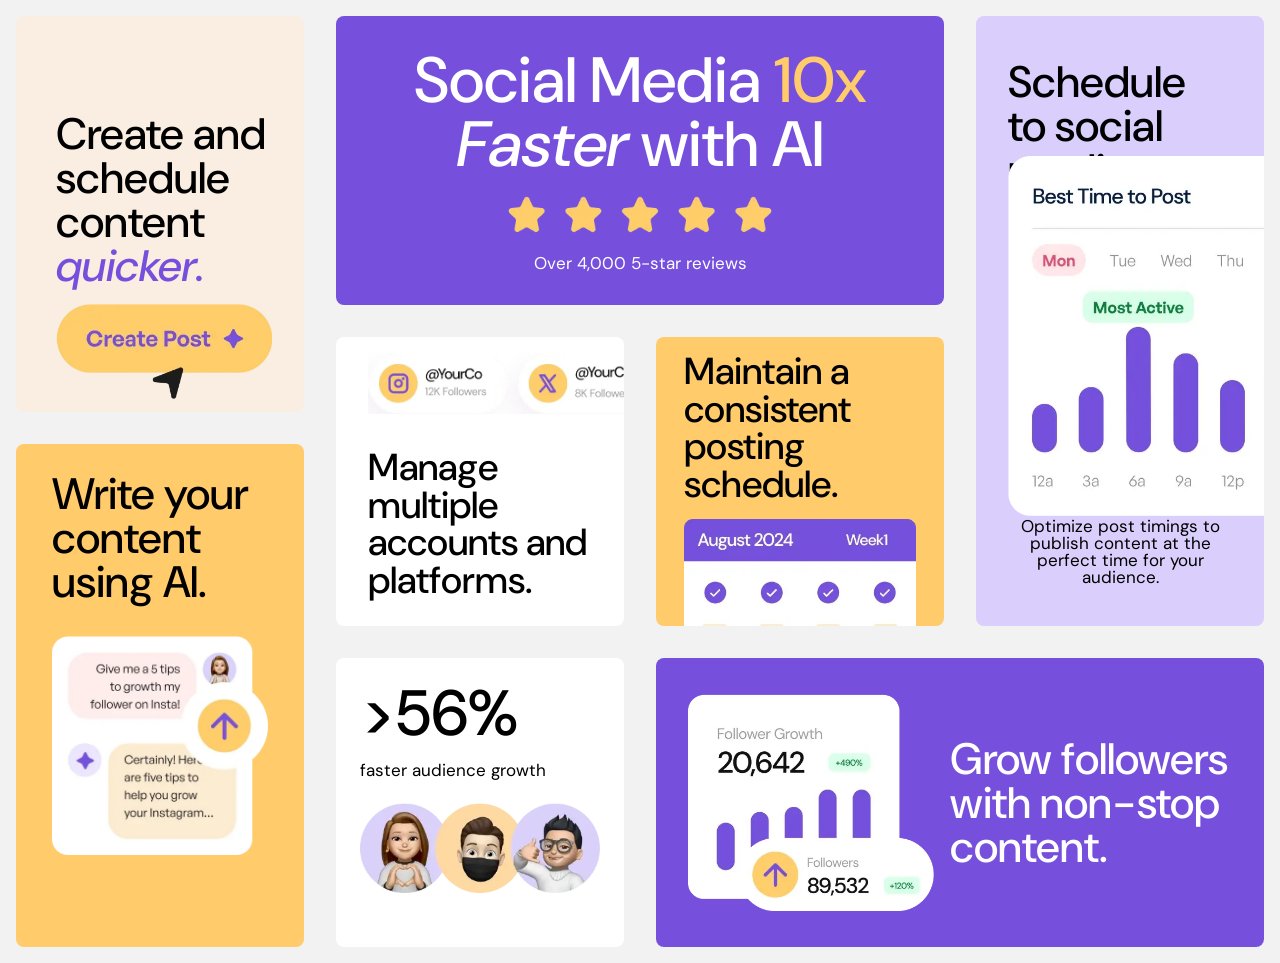
<file: HTML_CSS_Projects/bento-grid-main/index.html>
<!DOCTYPE html>
<html lang="en">

<head>
    <meta charset="UTF-8">
    <meta name="viewport" content="width=device-width, initial-scale=1.0">
    <title>Frontend Mentor | Bento grid</title>
    <link rel="shortcut icon" href="/assets/images/favicon-32x32.png" type="image/x-icon">
    <link rel="stylesheet" href="style.css">
</head>

<body>

    <div class="grid-container">

        <div class="grid one">
            <p class="lg-text"> Create and schedule content <em>quicker.</em></p>
            <!-- <div class="create-post-img"> -->
            <img src="assets/images/illustration-create-post.webp" alt="create-post">
            <!-- </div> -->
        </div>


        <div class="grid two">
            <div class="grid-child">
                <p class="xlg-text">Social Media <span class="emphasis">10x</span> <i>Faster</i> with AI</p>
                <div class="five-star-img">
                <img src="assets/images/illustration-five-stars.webp" alt="five-star">
                </div>
                <p class="sm-text">Over 4,000 5-star reviews</p>
            </div>
        </div>

        <div class="grid ">
            <p class="lg-text"> Schedule to social media.</p>
            <!-- <div class="scheduleposts-img"> -->
            <img src="assets/images/illustration-schedule-posts.webp" alt="schedule-posts">
            <!-- </div> -->
            <p class="sm-text three">Optimize post timings to publish content at the perfect time for your audience.
            </p>
        </div>

        <div class="grid four">
            <p class="lg-text"> Write your content using AI.</p>
            <!-- <div class="ai-content-img"> -->
            <img src="assets/images/illustration-ai-content.webp" alt="ai-content">
            <!-- </div> -->
        </div>

        <div class="grid five">
            <!-- <div class="platforms-img"> -->
            <img src="assets/images/illustration-multiple-platforms.webp" alt="platforms-img">
            <!-- </div> -->
            <p class="mid-text">Manage multiple accounts and platforms.</p>
        </div>


        <div class="grid six">
            <p class="mid-text">Maintain a consistent posting schedule.</p>
            <!-- <div class="schedule-img"> -->
            <img src="assets/images/illustration-consistent-schedule.webp" alt="consistent-schedule">
            <!-- </div> -->
        </div>


        <div class="grid seven">
            <p class="sm-text"><span class="xlg-text">>56%</span>
                faster audience growth</p>
            <!-- <div class="audience-growth"> -->
            <img src="assets/images/illustration-audience-growth.webp" alt="audience-growth">
            <!-- </div> -->
        </div>


        <div class="grid eight">
            <!-- <div class="grow-followers-img"> -->
            <img src="assets/images/illustration-grow-followers.webp" alt="grow-followers">
            <!-- </div> -->
            <p class="lg-text">Grow followers with non-stop content.</p>
        </div>
    </div>
</body>

</html>
</file>
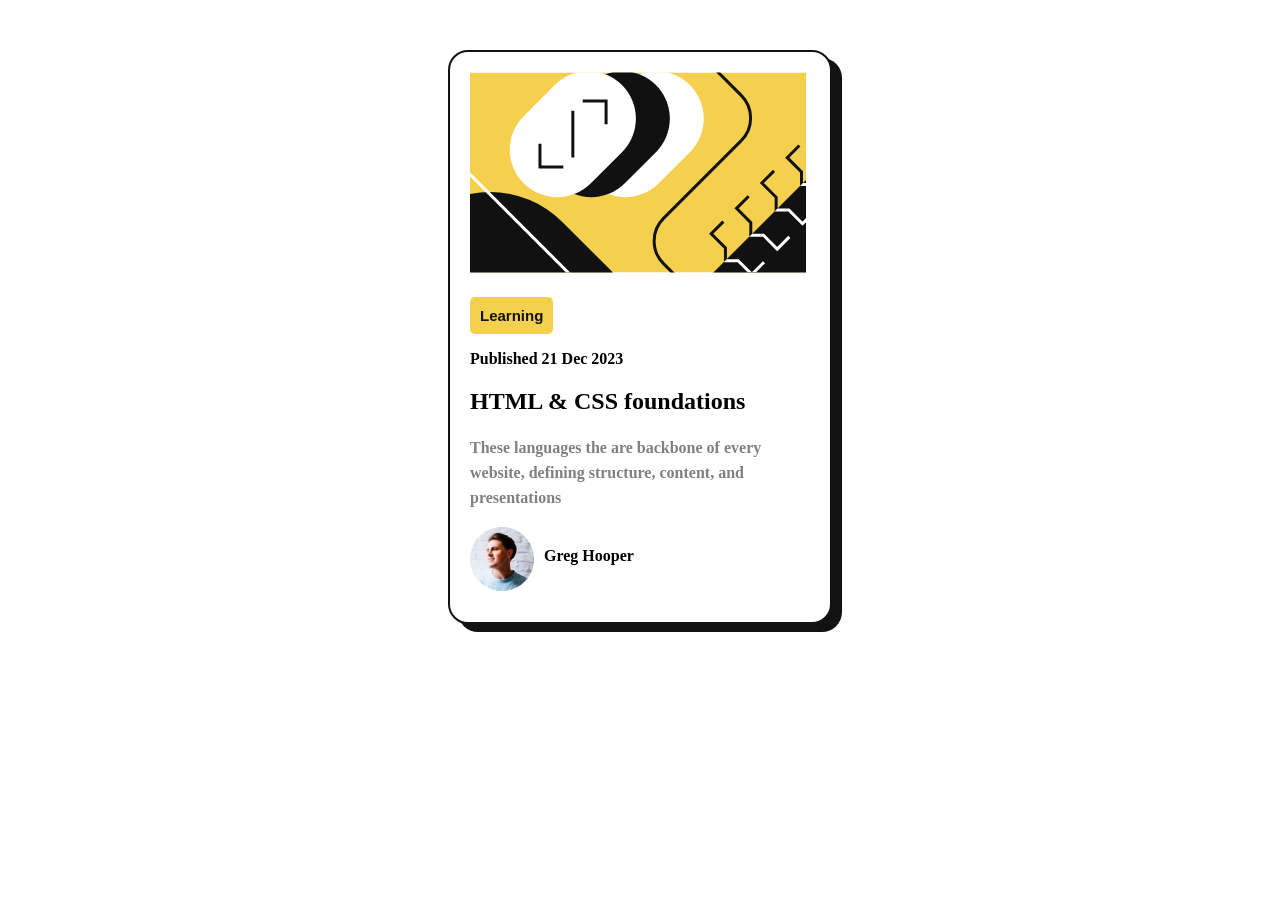
<file: HTML_CSS_Projects/Blog_Preview_Card/index.html>
<!DOCTYPE html>
<html lang="en">
  <head>
    <meta charset="UTF-8" />
    <meta name="viewport" content="width=device-width, initial-scale=1.0" />
    <title>Blog Preview Card</title>
    <link rel="shortcut icon" href="favicon.ico" type="image/x-icon" />
    <link rel="stylesheet" href="style.css" />
    <link rel="preconnect" href="https://fonts.googleapis.com" />
    <link rel="preconnect" href="https://fonts.gstatic.com" crossorigin />
    <link
      href="https://fonts.googleapis.com/css2?family=Figtree:ital,wght@0,300..900;1,300..900&display=swap"
      rel="stylesheet"
    />
  </head>
  <body>
    <div class="card">
      <img class="card-image" src="illustration-article.svg" alt="" />
      <button>Learning</button>
      <p>Published 21 Dec 2023</p>
      <h2>HTML & CSS foundations</h2>
      <p class="content">
        These languages the are backbone of every website, defining structure,
        content, and presentations
      </p>
      <div class="profile">
        <img src="image-avatar.webp" alt="">
        <h4>Greg Hooper</h4>
      </div>
    </div>
  </body>
</html>
</file>
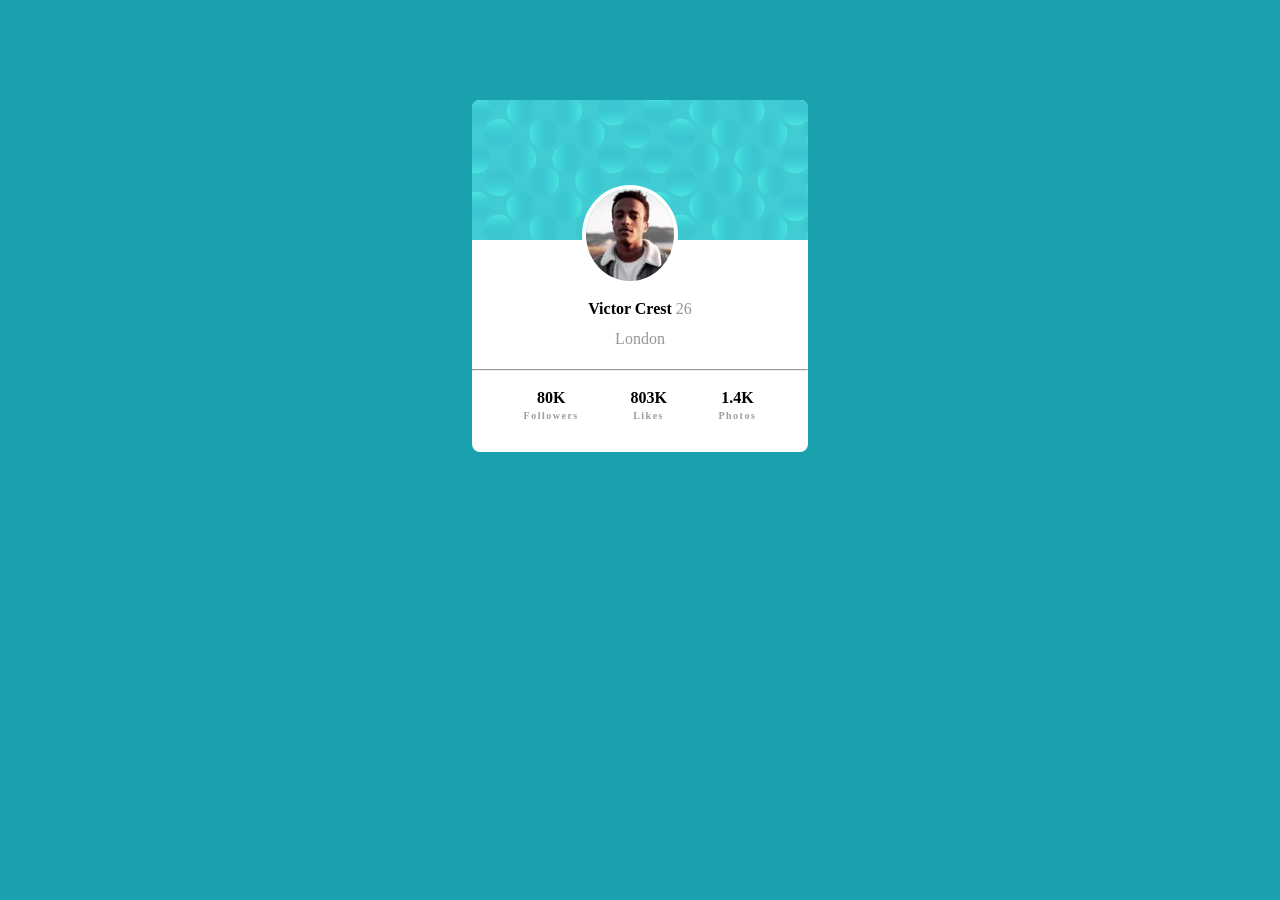
<file: HTML_CSS_Projects/Profile_Card_Component/index.html>
<!DOCTYPE html>
<html lang="en">
  <head>
    <meta charset="UTF-8" />
    <meta name="viewport" content="width=device-width, initial-scale=1.0" />
    <title>Profile-Card-Component</title>
    <link
      rel="icon"
      type="image/png"
      sizes="32x32"
      href="./images/favicon-32x32.png"
    />
    <link rel="stylesheet" href="style.css" />
    <link rel="preconnect" href="https://fonts.googleapis.com" />
    <link rel="preconnect" href="https://fonts.gstatic.com" crossorigin >
    <link
      href="https://fonts.googleapis.com/css2?family=Kumbh+Sans:wght@100..900&display=swap"
      rel="stylesheet"
    />
  </head>
  <body>
    <div class="Profile-Card-Container">
      <img src="bg-pattern-card.svg" alt="" />

      <div class="profile-img">
        <img src="image-victor.jpg" alt="" />
      </div>

      <div class="bio">
        <p><b>Victor Crest </b> <span>26 </span></p>
        <p><span>London</span></p>
      </div>

      <hr>

      <div class="stats">
        <div class="stats-1">
            <p ><b>80K</b></p>
            <p class="stat-text">Followers</p>
        </div>
        <div class="stats-2">
            <p ><b>803K</b></p>
            <p class="stat-text">Likes</p>
        </div>
        <div class="stats-3">
            <p ><b>1.4K</b></p>
            <p class="stat-text">Photos</p>
        </div>
      </div>
    </div>
  </body>
</html>
</file>
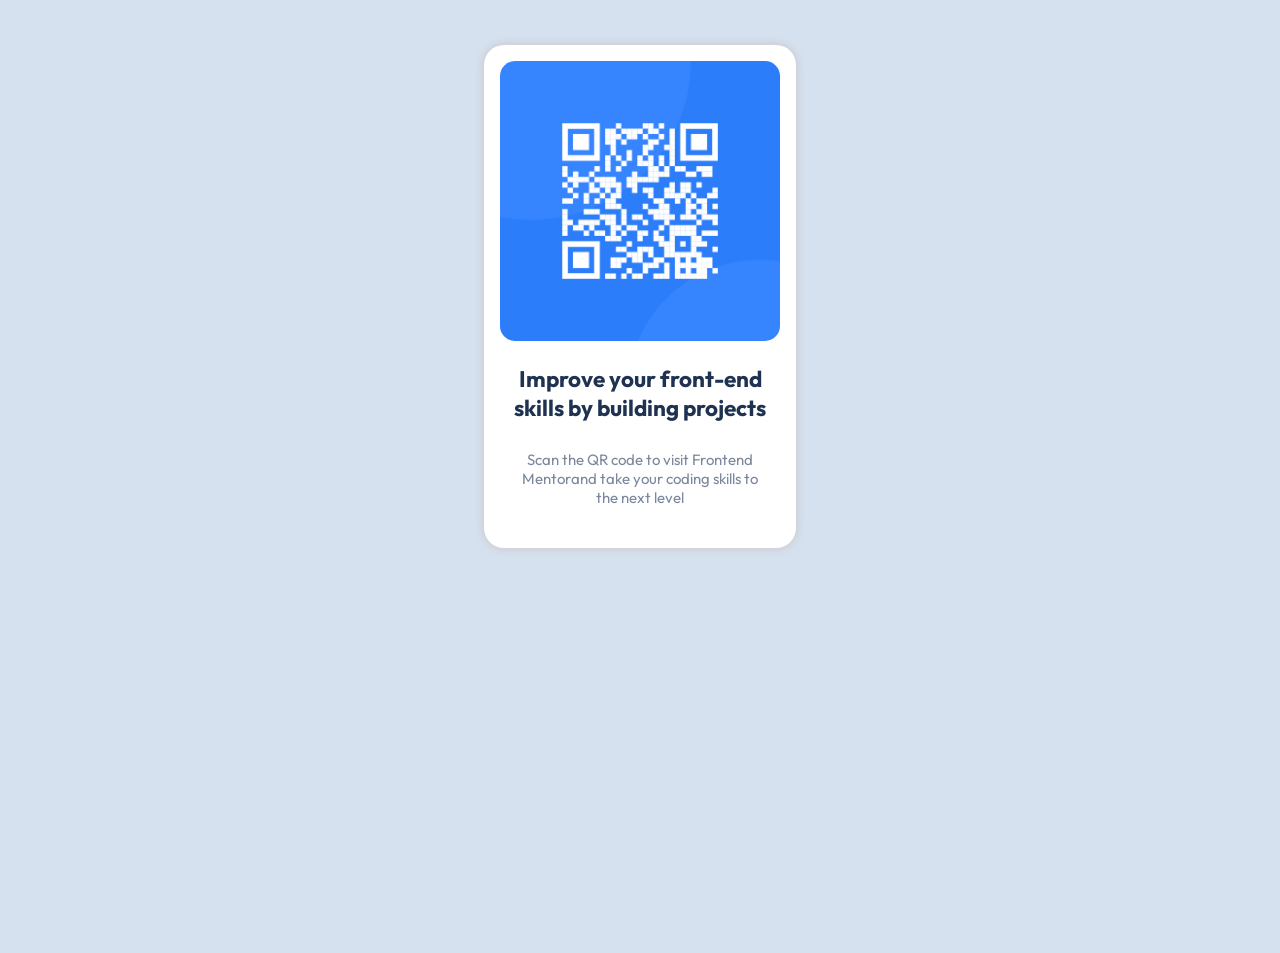
<file: HTML_CSS_Projects/QR_CODE/index.html>
<!DOCTYPE html>
<html lang="en">
  <head>
    <meta charset="UTF-8" />
    <meta name="viewport" content="width=device-width, initial-scale=1.0" />
    <title>QR Code</title>
    <link rel="stylesheet" href="style.css" />
    <link rel="preconnect" href="https://fonts.googleapis.com" />
    <link rel="preconnect" href="https://fonts.gstatic.com" crossorigin />
    <link
      href="https://fonts.googleapis.com/css2?family=Outfit:wght@100..900&display=swap"
      rel="stylesheet"
    />
  </head>
  <body>
    <div class="qr_card">
      <img src="./image-qr-code.png" alt="" />
      <div>
      <h2>Improve your front-end skills by building projects</h2>
    </div>
    <div>
      <p>
        Scan the QR code to visit Frontend Mentorand take your coding skills to
        the next level
      </p>
    </div>
    </div>
  </body>
</html>
</file>
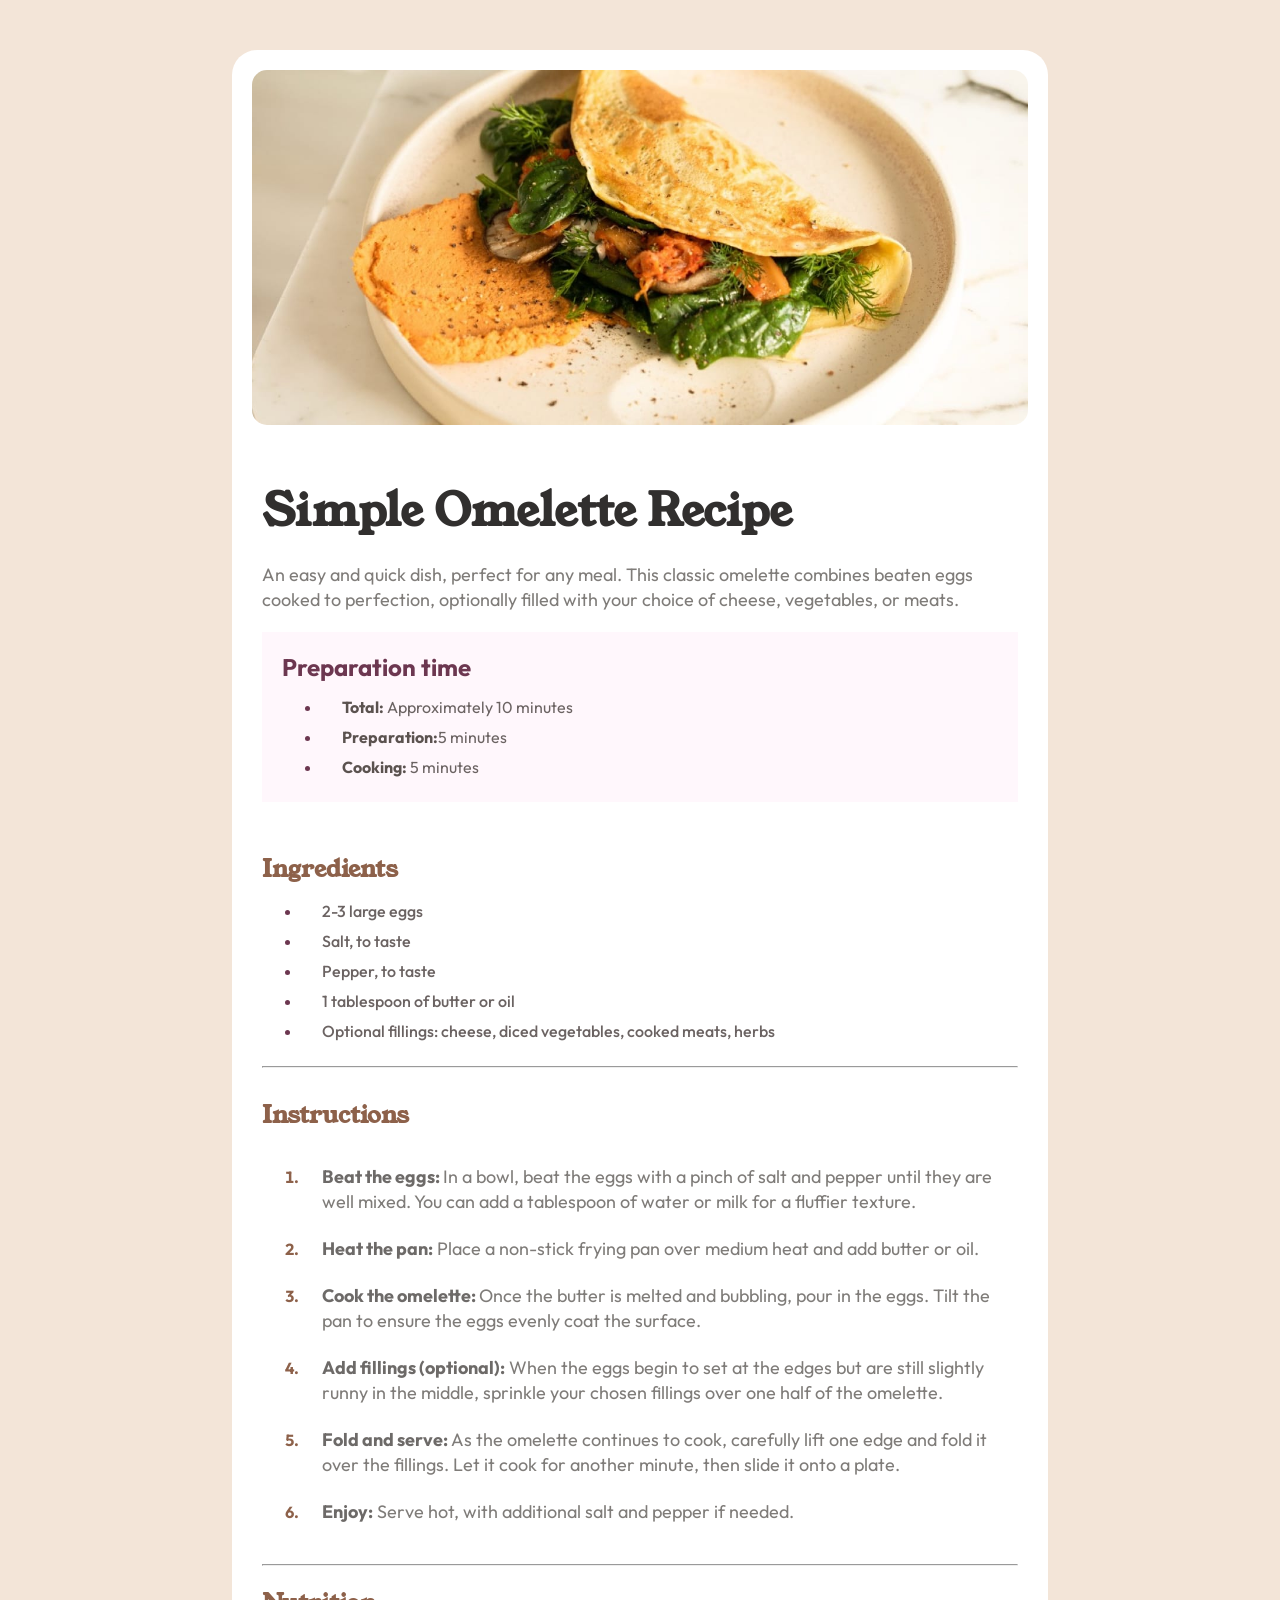
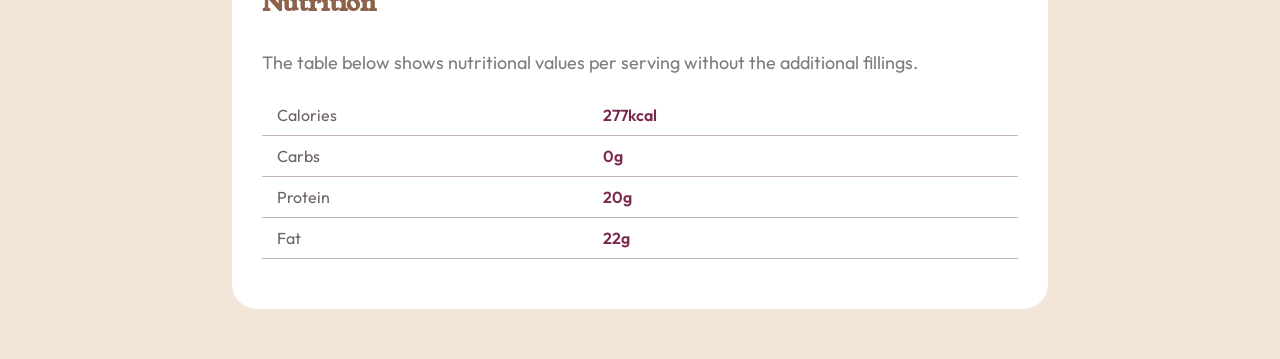
<file: HTML_CSS_Projects/recipe-page-main/index.html>
<!DOCTYPE html>
<html lang="en">
  <head>
    <meta charset="UTF-8" />
    <meta name="viewport" content="width=device-width, initial-scale=1.0" />
    <title>Recipe Page</title>
    <link rel="stylesheet" href="style.css" />
    <link rel="preconnect" href="https://fonts.googleapis.com" />
    <link rel="preconnect" href="https://fonts.gstatic.com" crossorigin />
    <link
      href="https://fonts.googleapis.com/css2?family=Young+Serif&display=swap"
      rel="stylesheet"
    />
    <link rel="preconnect" href="https://fonts.googleapis.com" />
    <link rel="preconnect" href="https://fonts.gstatic.com" crossorigin />
    <link
      href="https://fonts.googleapis.com/css2?family=Outfit:wght@100..900&family=Young+Serif&display=swap"
      rel="stylesheet"
    />
  </head>
  <body>
    <div class="Recipe-Container">
      <div class="Recipe-img">
        <img src="image-omelette.jpeg" alt="" />
      </div>
      <div class="Recipe-content">
        <h1>Simple Omelette Recipe</h1>
        <p>
          An easy and quick dish, perfect for any meal. This classic omelette
          combines beaten eggs cooked to perfection, optionally filled with your
          choice of cheese, vegetables, or meats.
        </p>

        <div class="recipe-time">
          <h2>Preparation time</h2>
          <ul>
            <li><b>Total: </b><span>Approximately 10 minutes</span></li>
            <li><b> Preparation:</b><span>5 minutes</span></li>
            <li><b>Cooking: </b><span>5 minutes</span></li>
          </ul>
        </div>

        <div class="Ingredients">
          <h2>Ingredients</h2>
          <ul>
            <li>2-3 large eggs</li>
            <li>Salt, to taste</li>
            <li>Pepper, to taste</li>
            <li>1 tablespoon of butter or oil</li>
            <li>
              Optional fillings: cheese, diced vegetables, cooked meats, herbs
            </li>
          </ul>
        </div>
        <hr />

        <div class="Instructions">
          <h2>Instructions</h2>
          <ol>
            <li>
              <p>
                <b>Beat the eggs: </b>In a bowl, beat the eggs with a pinch of
                salt and pepper until they are well mixed. You can add a
                tablespoon of water or milk for a fluffier texture.
              </p>
            </li>
            <li>
              <p>
                <b>Heat the pan:</b> Place a non-stick frying pan over medium
                heat and add butter or oil.
              </p>
            </li>
            <li>
              <p>
                <b>Cook the omelette: </b> Once the butter is melted and
                bubbling, pour in the eggs. Tilt the pan to ensure the eggs
                evenly coat the surface.
              </p>
            </li>
            <li>
              <p>
                <b>Add fillings (optional):</b> When the eggs begin to set at
                the edges but are still slightly runny in the middle, sprinkle
                your chosen fillings over one half of the omelette.
              </p>
            </li>
            <li>
              <p>
                <b>Fold and serve:</b> As the omelette continues to cook,
                carefully lift one edge and fold it over the fillings. Let it
                cook for another minute, then slide it onto a plate.
              </p>
            </li>
            <li>
              <p>
                <b> Enjoy:</b> Serve hot, with additional salt and pepper if
                needed.
              </p>
            </li>
          </ol>
        </div>
        <hr />

        <div class="nutrition">
          <h2>Nutrition</h2>
          <p>
            The table below shows nutritional values per serving without the
            additional fillings.
          </p>
          <div class="nutitionFacts">
            <span class="eneryUnit">Calories</span>
            <span class="unit">277kcal</span>
          </div>
          <div class="nutitionFacts">
            <span class="eneryUnit">Carbs</span>
            <span class="unit">0g</span>
          </div>
          <div class="nutitionFacts">
            <span class="eneryUnit">Protein</span>
            <span class="unit">20g</span>
          </div>
          <div class="nutitionFacts">
            <span class="eneryUnit">Fat</span>
            <span class="unit">22g</span>
          </div>
        </div>
      </div>
    </div>
  </body>
</html>
</file>
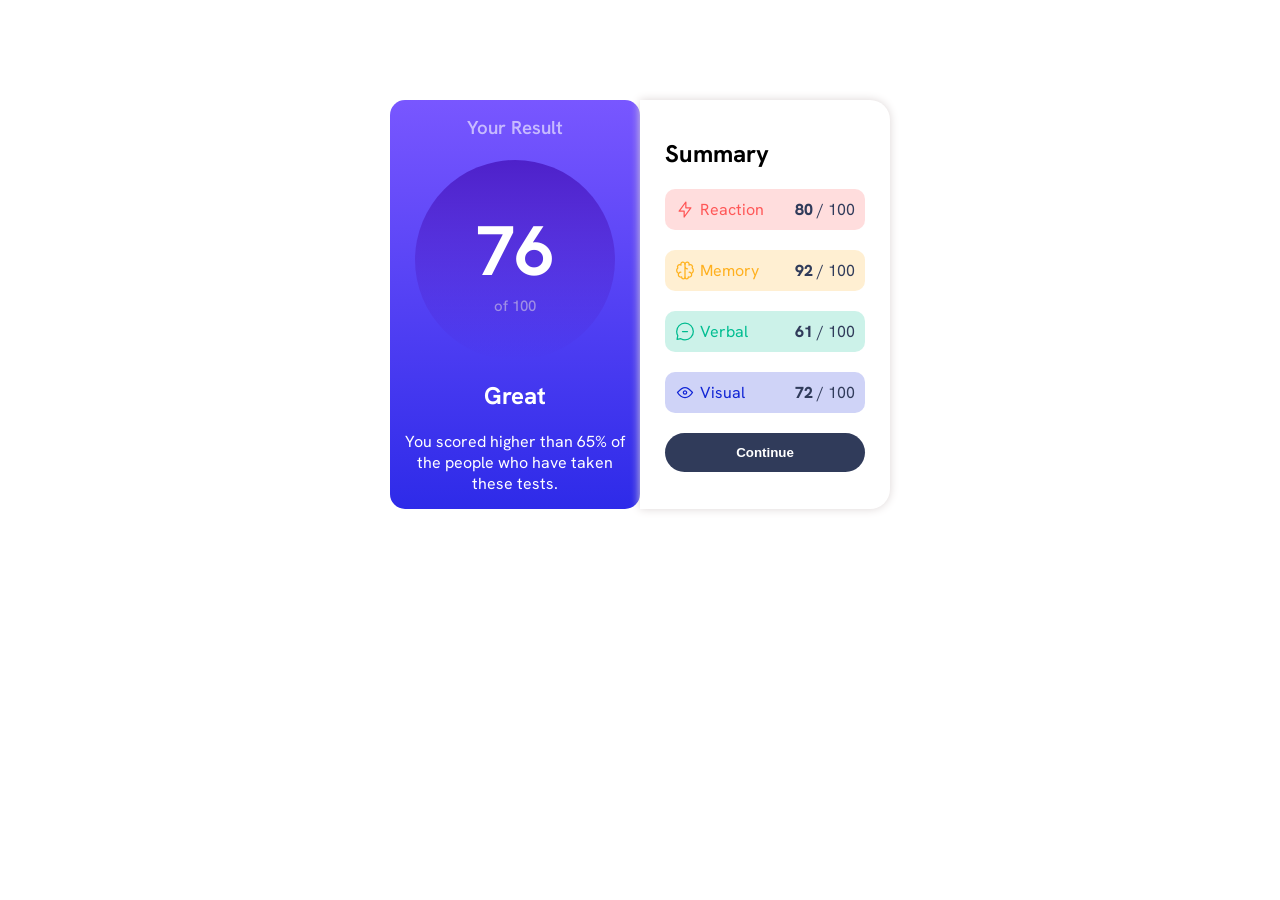
<file: HTML_CSS_Projects/Result summary component/index.html>
<!DOCTYPE html>
<html lang="en">
  <head>
    <meta charset="UTF-8" />
    <meta name="viewport" content="width=device-width, initial-scale=1.0" />
    <title>Result summary component</title>
    <link rel="stylesheet" href="style.css" />
    <link rel="preconnect" href="https://fonts.googleapis.com" />
    <link rel="preconnect" href="https://fonts.gstatic.com" crossorigin />
    <link
      href="https://fonts.googleapis.com/css2?family=Hanken+Grotesk:ital,wght@0,100..900;1,100..900&display=swap"
      rel="stylesheet"
    />
  </head>
  <body>
    <div class="container">
      <div class="result-section">
        <h3>Your Result</h3>
        <div class="score">
          <span class="actual-score">76</span>
          <span class="target-score">of 100</span>
        </div>
        <h2>Great</h2>
        <p>
          You scored higher than 65% of the people who have taken these tests.
        </p>
      </div>
      <div class="summary-section">
        <h2>Summary</h2>

        <div class="score-list Reaction-styles">
          <div class="score-board ">
            <img src="icon-reaction.svg" alt="" />
            <span >Reaction</span>
          </div>
          <p class="score-text"><span class="bold">80</span> / 100</p>
        </div>

        <div class="score-list Memory-styles">
          <div class="score-board ">
            <img src="icon-memory.svg" alt="" />
            <span>Memory</span>
          </div>
          <p class="score-text"><span class="bold">92</span> / 100</p>
        </div>

        <div class="score-list Verbal-styles">
          <div class="score-board ">
            <img src="icon-verbal.svg" alt="" />
            <span>Verbal</span>
          </div>
          <p class="score-text"><span class="bold">61</span> / 100</p>
        </div>

        <div class="score-list Visual-styles">
          <div class="score-board ">
            <img src="icon-visual.svg" alt="" />
            <span>Visual</span>
          </div>
          <p class="score-text"><span class="bold">72</span> / 100</p>
        </div>

        <button>Continue</button>
      </div>
    </div>
  </body>
</html>
</file>
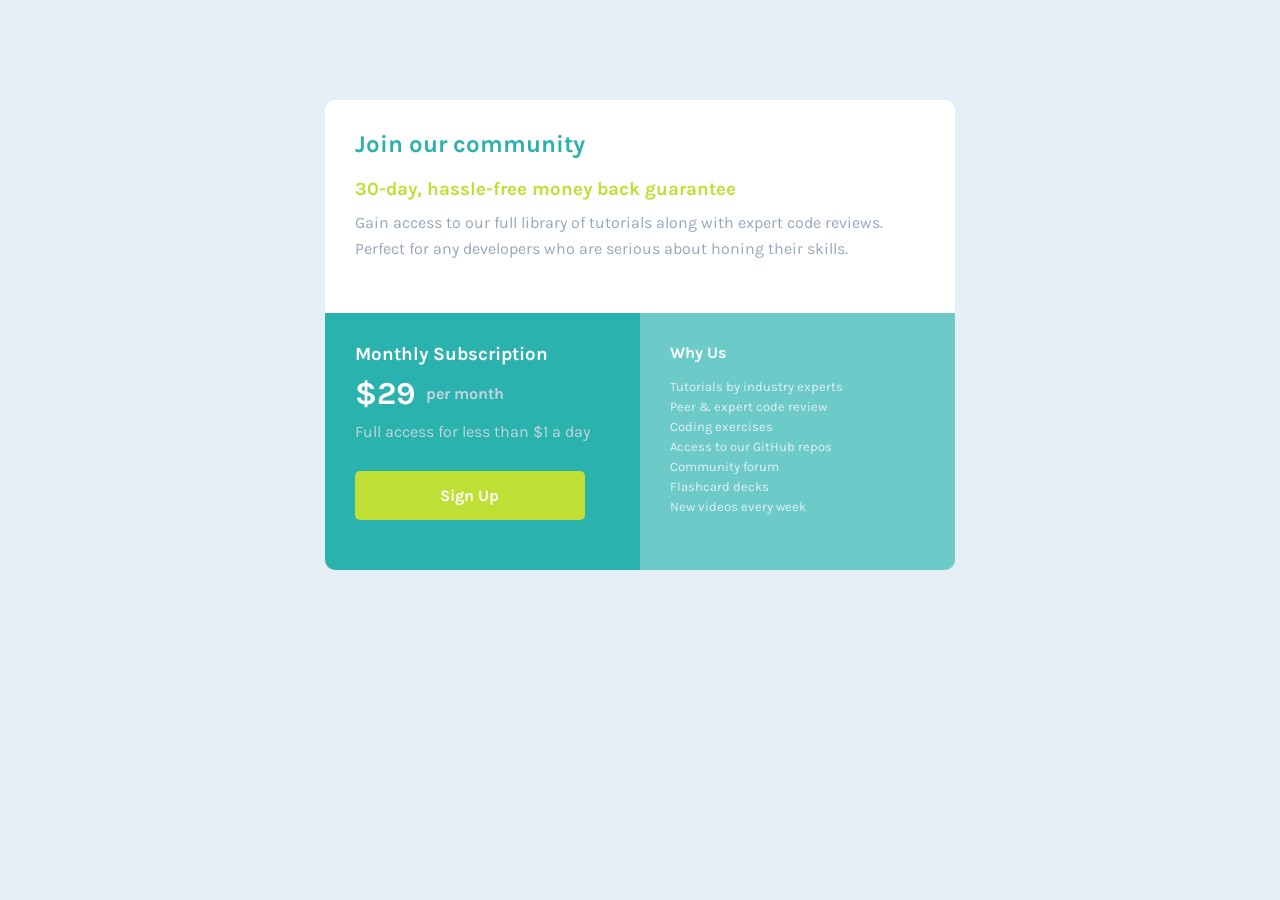
<file: HTML_CSS_Projects/single-price-grid-component-master/index.html>
<!DOCTYPE html>
<html lang="en">
  <head>
    <meta charset="UTF-8" />
    <meta name="viewport" content="width=device-width, initial-scale=1.0" />
    <title>single-price-grid-component-master</title>
    <link rel="stylesheet" href="style.css" />
    <link rel="preconnect" href="https://fonts.googleapis.com" />
    <link rel="preconnect" href="https://fonts.gstatic.com" crossorigin />
    <link
      href="https://fonts.googleapis.com/css2?family=Karla:ital,wght@0,200..800;1,200..800&display=swap"
      rel="stylesheet"
    />
  </head>
  <body>
    <div class="container">
      <div class="container-1">
        <h2>Join our community</h2>
        <h3>30-day, hassle-free money back guarantee</h3>
        <p>
          Gain access to our full library of tutorials along with expert code
          reviews. Perfect for any developers who are serious about honing their
          skills.
        </p>
      </div>

      <div class="container-2">
        <h3>Monthly Subscription</h3>
        <div  class="cost"><span class="price">&dollar;29</span><span class="duration">per month</span></div>
        <p>Full access for less than &dollar;1 a day</p>
        <a href="#">Sign Up</a>
      </div>
      <div class="container-3">
        <h4>Why Us</h4>
        <ul>
          <li>Tutorials by industry experts</li>
          <li>Peer &amp; expert code review</li>
          <li>Coding exercises</li>
          <li>Access to our GitHub repos</li>
          <li>Community forum</li>
          <li>Flashcard decks</li>
          <li>New videos every week</li>
        </ul>
      </div>
    </div>
  </body>
</html>
</file>
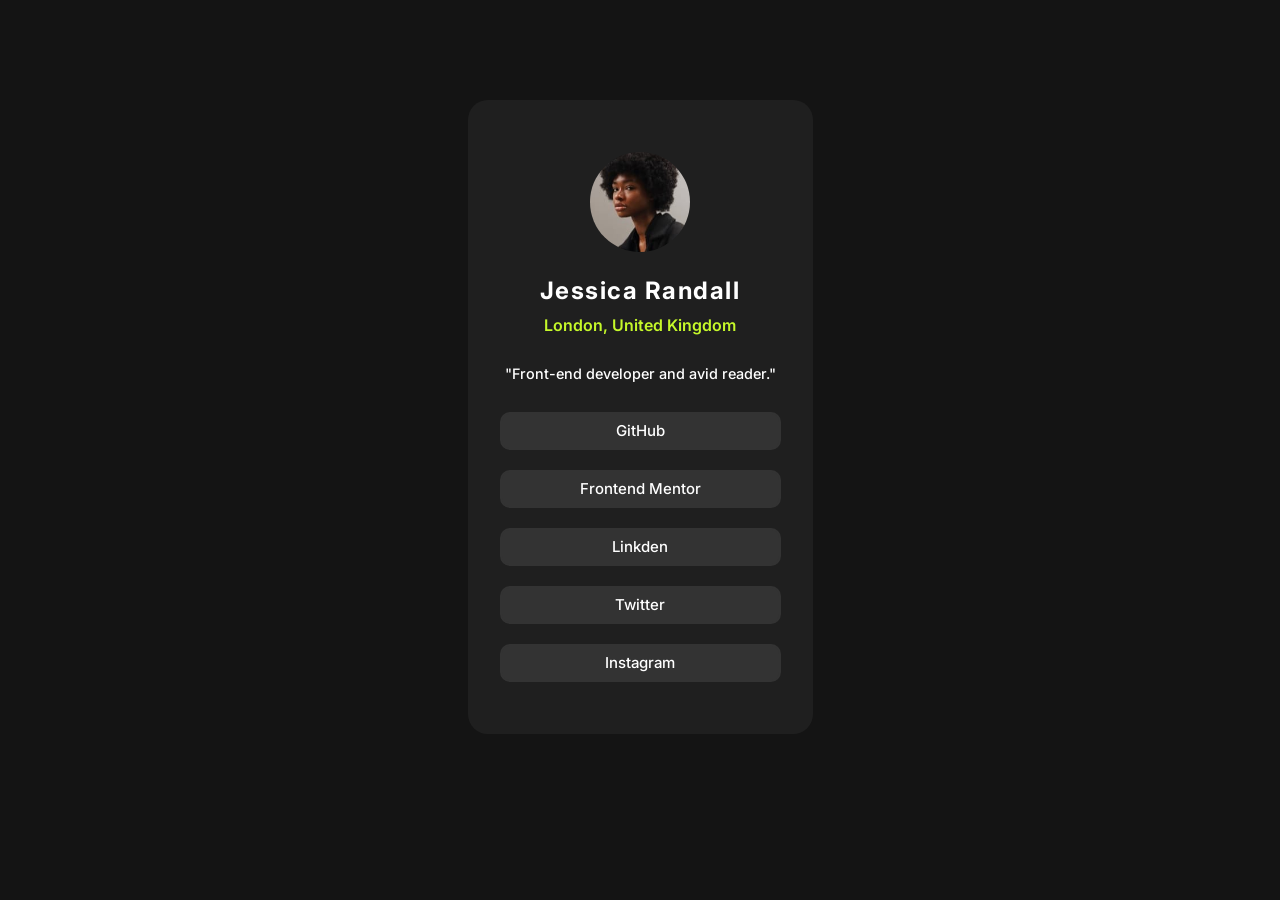
<file: HTML_CSS_Projects/social-links-profile-main/index.html>
<!DOCTYPE html>
<html lang="en">
  <head>
    <meta charset="UTF-8" />
    <meta name="viewport" content="width=device-width, initial-scale=1.0" />
    <title>Social link profile main</title>
    <link rel="shortcut icon" href="favicon-32x32.png" type="image/x-icon">
    <link rel="stylesheet" href="style.css" />
    <link rel="preconnect" href="https://fonts.googleapis.com" />
    <link rel="preconnect" href="https://fonts.gstatic.com" crossorigin />
    <link
      href="https://fonts.googleapis.com/css2?family=Inter:wght@100..900&display=swap"
      rel="stylesheet"
    />
  </head>
  <body>
    <div class="container">
      <div class="profile-img">
        <img src="avatar-jessica.jpeg" alt="" />
      </div>
      <div class="intro">
        <h2>Jessica Randall</h2>
        <p class="address">London, United Kingdom</p>
        <p class="role">"Front-end developer and avid reader."</p>
      </div>
      <div class="skillsets">
        <div class="skill">GitHub</div>
        <div class="skill">Frontend Mentor</div>
        <div class="skill">Linkden</div>
        <div class="skill">Twitter</div>
        <div class="skill">Instagram</div>
      </div>
    </div>
  </body>
</html>
</file>
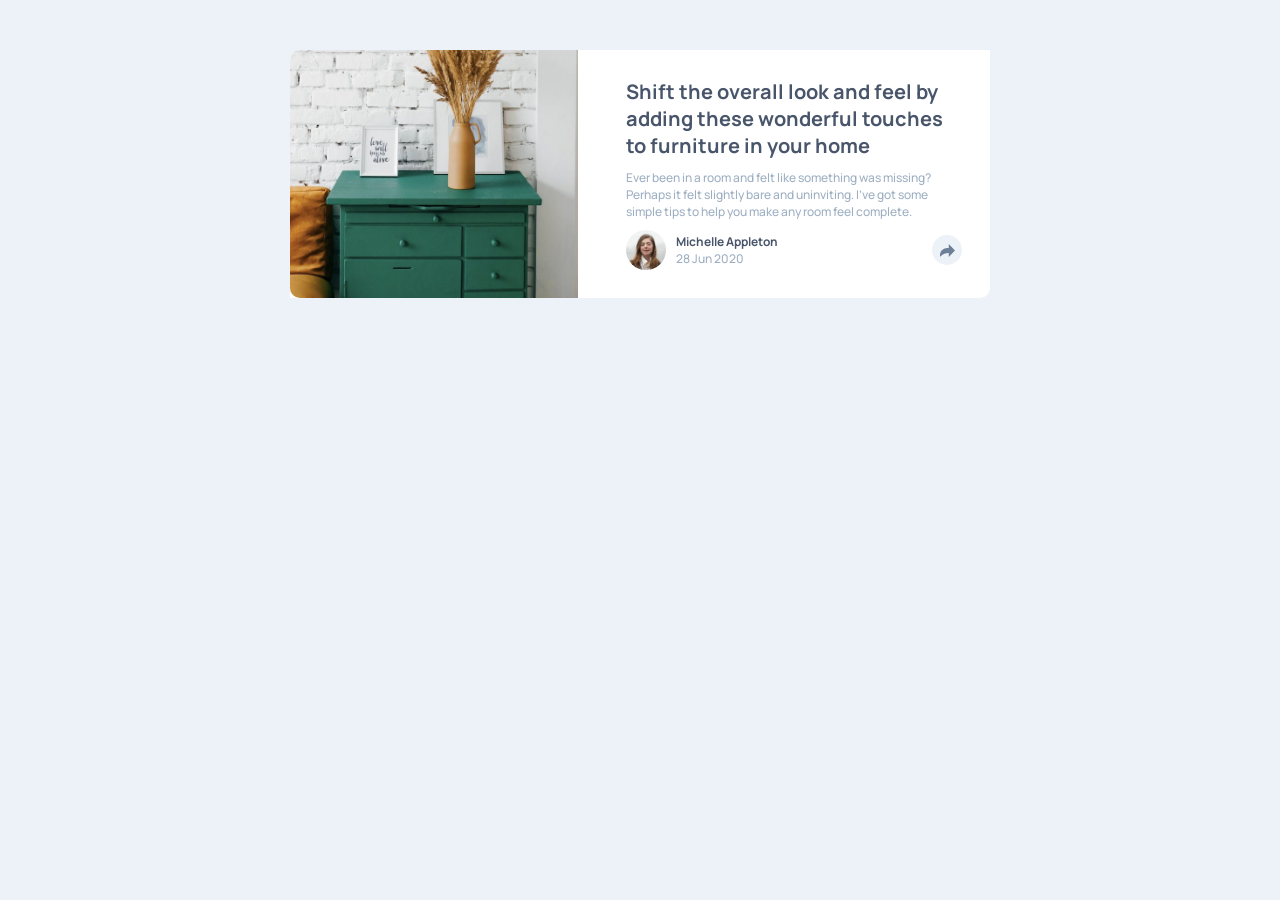
<file: Javascript_Projects/article-preview-component-master/index.html>
<!DOCTYPE html>
<html lang="en">

<head>
    <meta charset="UTF-8">
    <meta name="viewport" content="width=device-width, initial-scale=1.0">
    <title>Frontend Mentor | Article preview component</title>
    <link rel="stylesheet" href="style.css">
    <script src="script.js" defer></script>
</head>

<body>
    <article>
        <div class="article-preview-container">
            <div class="product-image">
                <img class="drawers-img" src="images/drawers.jpg" alt="drawer-img">
            </div>
            <div class="article-content-container">
                <div class="description">
                    <h4 class="main-heading">Shift the overall look and feel by adding these wonderful
                        touches to furniture in your home</h4>
                    <p class="preview-text"> Ever been in a room and felt like something was missing? Perhaps
                        it felt slightly bare and uninviting. I’ve got some simple tips
                        to help you make any room feel complete.</p>
                    <div class="author-info">
                        <div class="profile-wrapper">
                            <div class="profile-img">
                                <img src="images/avatar-michelle.jpg" alt="">
                            </div>
                            <div class="profile-info">
                                <h4 class="Name">Michelle Appleton</h4>
                                <p class="Date">28 Jun 2020</p>
                            </div>
                        </div>
                        <!-- Social links tooltip-->
                        <div class="social-links-container">
                            <div class="social-links">
                                <p class="share-text">share</p>
                                <a href="#"><img class="social-icons" src="images/icon-facebook.svg"
                                        alt="icon-facebook"></a>
                                <a href="#"><img class="social-icons" src="images/icon-twitter.svg"
                                        alt="icon-twitter"></a>
                                <a href="#"><img class="social-icons" src="images/icon-pinterest.svg"
                                        alt="icon-pinterest"></a>
                                <div class="down-arrow"></div>
                            </div>

                        </div>

                        <!-- Share Button-->
                        <div class="share-btn">
                            <img src="images/icon-share.svg" alt="icon-share">
                        </div>
                    </div>
                </div>
                <!--Mobile author area-->
                <div class="mobile-author-area">
                    <div class="mobile-avatar-container">
                        <div class="profile-img">
                            <img src="images/avatar-michelle.jpg" alt="avatar-michelle">
                        </div>
                        <div class="profile-info">
                            <h4 class="Name">Michelle Appleton</h4>
                            <p class="Date">28 Jun 2020</p>
                        </div>
                    </div>
                    <div class="mobile-author-share-btn">
                        <img src="images/icon-share.svg" alt="icon-share">
                    </div>

                </div>
                <!--Mobile author area-->
                <!--Mobile-share-bar-->
                <div class="mobile-social-sharing-bar">
                    <div class="mobile-share-icons-container">
                        <p class="share-text">share</p>
                        <a href="#"><img class="social-icons" src="images/icon-facebook.svg" alt="icon-facebook"></a>
                        <a href="#"><img class="social-icons" src="images/icon-twitter.svg" alt="icon-twitter"></a>
                        <a href="#"><img class="social-icons" src="images/icon-pinterest.svg" alt="icon-pinterest"></a>
                    </div>
                    <div class="mobile-social-sharing-bar-btn">
                        <img src="images/icon-share.svg" alt="icon-share">
                    </div>
                </div>
                <!--Mobile-share-bar-->
            </div>



            <!--Mobile-share-bar-->

            <!--Mobile-share-bar-->
        </div>
    </article>
</body>

</html>
</file>
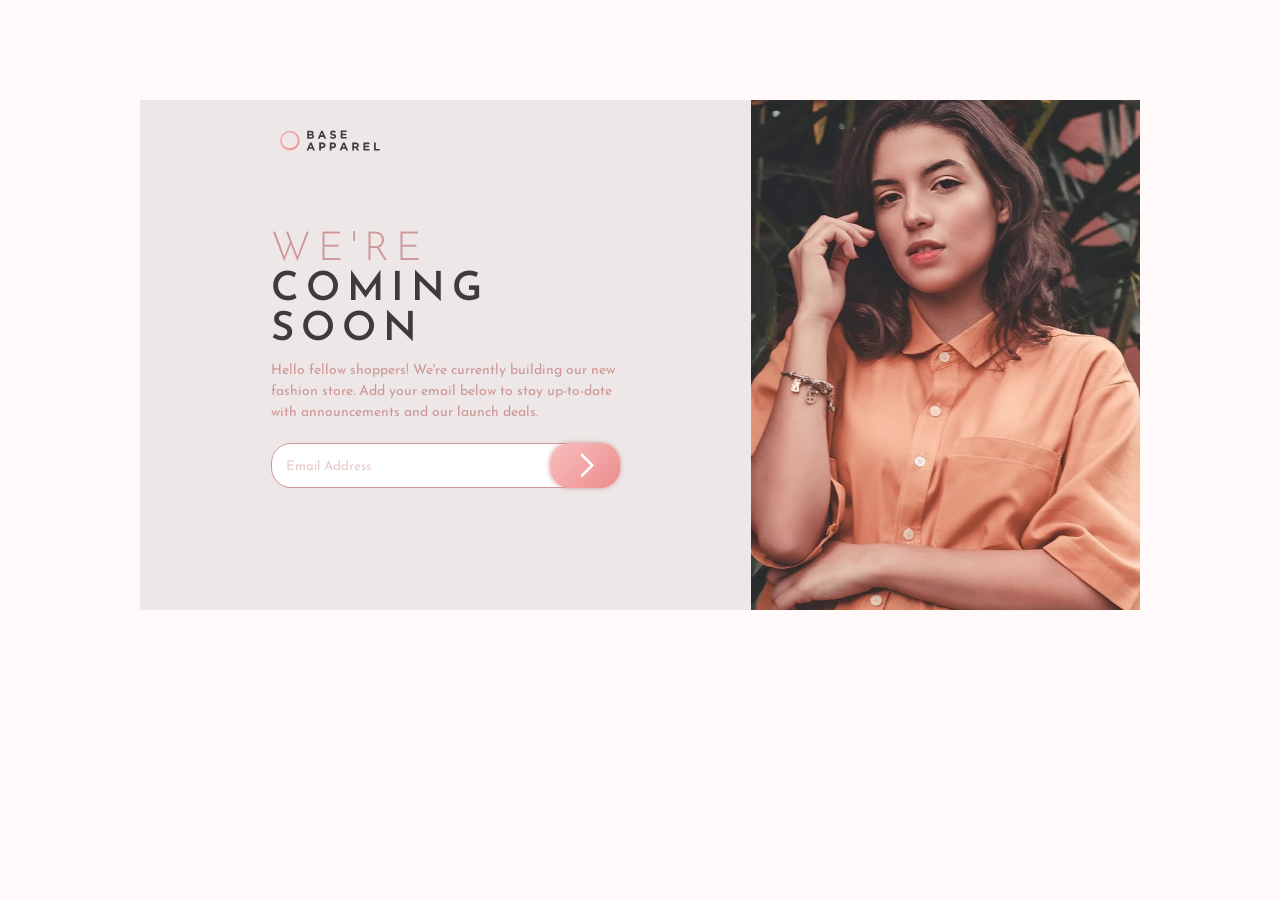
<file: Javascript_Projects/base-apparel-coming-soon-master/index.html>
<!DOCTYPE html>
<html lang="en">

<head>
    <meta charset="UTF-8">
    <meta name="viewport" content="width=device-width, initial-scale=1.0">
    <link rel="icon" type="image/png" sizes="32x32" href="./images/favicon-32x32.png">
    <title>Frontend Mentor | Base Apparel coming soon page</title>
    <link rel="stylesheet" href="style.css">
    <script src="script.js" defer></script>
</head>

<body>
    <main>
        <img src="images/logo.svg" alt="Logo" class="logo">
        <div class="container-wrapper">
            <picture>
                <source media="(min-width:768px)" srcset="images\hero-desktop.jpg" class="hero-image">
                <img class="Hero-picture" src="images/hero-mobile.jpg" alt="Hero-picture">
            </picture>
            <div class="content-wrapper">
                <div class="content-container">
                    <div class="text-container">
                        <h1 class="desc-heading"><span>We're</span> coming soon</h1>
                        <p class="desc-text">Hello fellow shoppers! We're currently building our new fashion store.
                            Add your email below to stay up-to-date with announcements and our launch deals.</p>
                    </div>
                    <form action="/" novalidate>
                        <div class="input-container">
                            <input type="email" placeholder="Email Address">
                            <img src="images/icon-error.svg" alt="error-icon" class="error-icon hidden">
                            <p class="error-message"></p>
                            <button type="submit"><img src="images/icon-arrow.svg" alt="icon-arrow"></button>
                        </div>
                    </form>
                </div>
            </div>
        </div>
    </main>
</body>

</html>
</file>
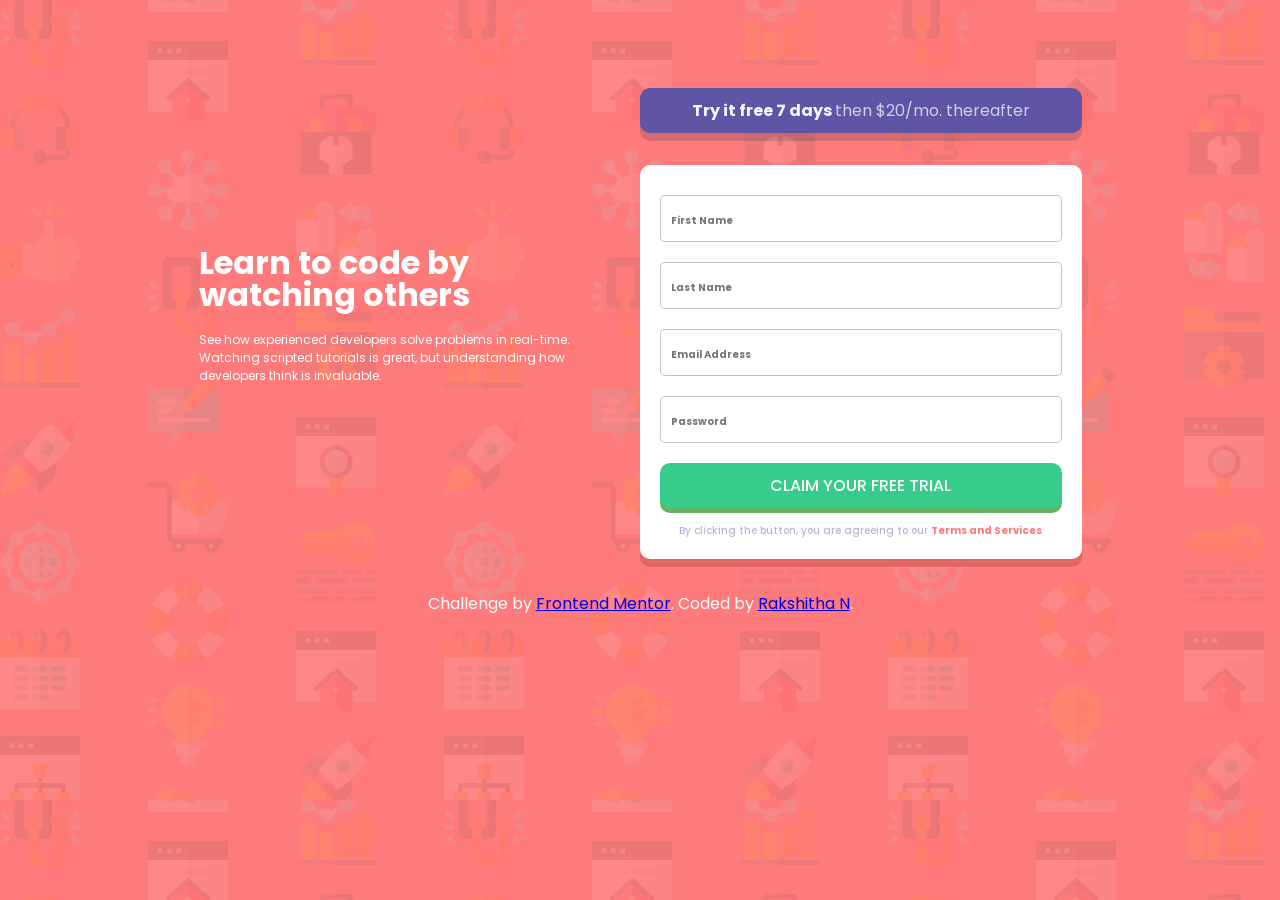
<file: Javascript_Projects/intro-component-with-signup-form-master/index.html>
<!DOCTYPE html>
<html lang="en">

<head>
    <meta charset="UTF-8">
    <meta name="viewport" content="width=device-width, initial-scale=1.0">
    <title>Frontend Mentor | Intro component with sign up form</title>
    <link rel="shortcut icon" href="images/favicon-32x32.png" type="image/x-icon">
    <link rel="stylesheet" href="style.css">
    <script src="script.js" defer></script>
</head>

<body>
    <div class="container">
        <div class="header-container">
            <div class="header-wrapper">
                <h1 class="header"> Learn to code by watching others</h1>
                <p class="header-text">See how experienced developers solve problems in real-time. Watching scripted
                    tutorials is great,
                    but understanding how developers think is invaluable. </p>
            </div>
        </div>

        <div class="form-container">
            <div class="free-trail-container">
                <p><span>Try it free 7 days </span>then $20/mo. thereafter</p>
            </div>

            <form action="/">
                <div class="input-container">
                    <input type="text" name="fname" id="fname" placeholder="First Name">
                    <p class="error-msg">First Name is invalid or empty</p>
                    <img src="images/icon-error.svg" alt="icon-error" class="error-icon">
                </div>
                <div class="input-container">
                    <input type="text" name="lname" id="lname" placeholder="Last Name">
                    <p class="error-msg">Last Name is invalid or empty</p>
                    <img src="images/icon-error.svg" alt="icon-error" class="error-icon">
                </div>
                <div class="input-container">
                    <input type="email" name="email" id="email" placeholder="Email Address">
                    <p class="error-msg">Email is invalid or empty</p>
                    <img src="images/icon-error.svg" alt="icon-error" class="error-icon">
                </div>
                <div class="input-container">
                    <input type="password" name="password" id="password" placeholder="Password">
                    <p class="error-msg">Password is invalid or empty</p>
                    <img src="images/icon-error.svg" alt="icon-error" class="error-icon">
                </div>
                <button type="submit"> Claim your free trial</button>
                <div class="terms-and-conditions">
                    <p>By clicking the button, you are agreeing to our <a href="#">Terms and Services</a></p>
                </div>
            </form>
        </div>
    </div>

    <footer>
        <p class="attribution">
            Challenge by
            <a href="https://www.frontendmentor.io?ref=challenge" target="_blank">Frontend Mentor</a>.
            Coded by <a href="https://github.com/Rakshitha971">Rakshitha N</a>.
        </p>
    </footer>
</body>

</html>
</file>
<file: HTML_CSS_Projects/bento-grid-main/style.css>
@import url('https://fonts.googleapis.com/css2?family=DM+Sans:ital,opsz,wght@0,9..40,100..1000;1,9..40,100..1000&display=swap');

* {
  box-sizing: border-box;
  margin: 0;
  padding: 0;
}

:root {
  --Purple-100: hsl(254, 88%, 90%);
  --Purple-500: hsl(256, 67%, 59%);
  --Yellow-100: hsl(31, 66%, 93%);
  --Yellow-500: hsl(39, 100%, 71%);
  --White: hsl(0, 0%, 100%);
  --Black: hsl(0, 0%, 7%);
}

body {
  font-family: 'DM Sans', sans-serif;
  background-color: #f2f2f2;
  font-size: 18px;
  min-height: 100vh;
  line-height: 1;
  display: grid;
  place-content: center;
}

img {
  max-width: 100%;
  display: block;
}

.xlg-text {
  font-size: 4rem;
  font-weight: 500;
}
.lg-text {
  font-size: 2.75rem;
  font-weight: 500;
}
.mid-text {
  font-size: 2.35rem;
  font-weight: 500;
}
.sm-text {
  font-size: 1.0625rem;
  font-weight: 400;
}

.grid-container {
  max-width: 1400px;
  margin: 1rem;
  display: grid;
  grid-auto-columns: 1fr;
  grid-auto-rows: 75px;
  gap: 2rem;
  grid-template-areas:
    'box1 box2 box2 box3'
    'box1 box2 box2 box3'
    'box1 box2 box2 box3'
    'box1 box5 box6 box3'
    'box4 box5 box6 box3'
    'box4 box5 box6 box3'
    'box4 box7 box8 box8'
    'box4 box7 box8 box8'
    'box4 box7 box8 box8';
}

.grid-container .grid {
  border-radius: 0.5rem;
  overflow: hidden;
}

.grid-container .grid:nth-child(1) {
  background-color: var(--Yellow-100);
}
.grid-container .grid:nth-child(2),
.grid-container .grid:nth-child(8) {
  background-color: var(--Purple-500);
  color: var(--White);
}

.grid-container .grid:nth-child(3) {
  background-color: var(--Purple-100);
}

.three {
  text-align: center;
}

.grid-container .grid:nth-child(4),
.grid-container .grid:nth-child(6) {
  background-color: var(--Yellow-500);
}
.grid-container .grid:nth-child(5),
.grid-container .grid:nth-child(7) {
  background-color: var(--White);
}

.grid-container .grid:nth-child(1) {
  grid-area: box1;
  padding: 6rem 2rem 0 2.5rem;
}

.grid-container .grid:nth-child(1) em {
  color: var(--Purple-500);
}
.grid-container .grid:nth-child(1) img {
  margin-top: 1rem;
}

.grid-container .grid:nth-child(2) {
  grid-area: box2;
  padding: 2rem;
  text-align: center;
  font-weight: 500;
  display: flex;
  flex-direction: column;
  align-items: center;
  justify-content: center;
}

.grid-container .grid:nth-child(2) .emphasis {
  color: var(--Yellow-500);
}

.five-star-img{
  display: flex;
  justify-content: center;
}

.grid-container .grid:nth-child(2) img {
  width: 50%;
  margin: 1rem 0.5rem;
}

.grid-container .grid:nth-child(3) {
  grid-area: box3;
  padding: 2.75rem 2rem 2.5rem 2rem;
  display: flex;
  flex-direction: column;
  justify-content: space-between;
  position: relative;
}

.grid-container .grid:nth-child(3) img {
  position: absolute;
  height: 360px;
  object-fit: cover;
  object-position: left;
  top: 130px;
  margin-top: 10px;
}

.grid-container .grid:nth-child(4) {
  grid-area: box4;
  padding: 1.75rem 2.25rem;
}

.grid-container .grid:nth-child(4) p {
  margin-bottom: 2rem;
}

.grid-container .grid:nth-child(5) {
  grid-area: box5;
  padding: 1rem 2rem 1rem 2rem;
  position: relative;
}

.grid-container .grid:nth-child(5) p {
  margin-top: 6rem;
}

.grid-container .grid:nth-child(5) img {
  position: absolute;
}

.grid-container .grid:nth-child(6) {
  grid-area: box6;
  padding: 1rem 1.75rem;
  position: relative;
}

.grid-container .grid:nth-child(6) p {
  margin-bottom: 1rem;
}

.grid-container .grid:nth-child(7) {
  grid-area: box7;
  padding: 1.5rem;
}

.grid-container .grid:nth-child(7) span {
  display: block;
  margin-bottom: 1rem;
}

.grid-container .grid:nth-child(7) img {
  margin-top: 1.5rem;
}

.grid-container .grid:nth-child(8) {
  grid-area: box8;
  padding: 2rem;
  display: grid;
  grid-template-columns: 1.75fr 2fr;
  align-items: center;
  gap: 1rem;
}

@media (max-width: 1024px) {
  .grid-container {
    grid-auto-rows: initial;
    grid-template-areas:
      'box1 box1 box2 box2'
      'box1 box1 box2 box2'
      'box3 box3 box4 box4'
      'box3 box3 box4 box4'
      'box5 box5 box6 box6'
      'box5 box5 box6 box6'
      'box7 box7 box8 box8'
      'box7 box7 box8 box8';
  }

  .grid-container .grid:nth-child(8) {
    grid-template-columns: 1fr;
  }
}

@media (max-width: 768px) {
  .grid-container .grid {
    text-align: center;
  }
  .grid-container {
    grid-template-areas:
      'box2'
      'box5'
      'box6'
      'box3'
      'box8'
      'box7'
      'box1'
      'box4';
  }
  .grid-container .grid:nth-child(4),
  .grid-container .grid:nth-child(5),
  .grid-container .grid:nth-child(6),
  .grid-container .grid:nth-child(7) {
    text-align: left;
  }

  .grid-container .grid:nth-child(1) {
    padding: 2rem;
    text-align: left;
  }

  .grid-container .grid:nth-child(1) .lg-text {
    font-size: 2.5rem;
  }

  .grid-container .grid:nth-child(1) img {
    width: 250px;
  }

  .grid-container .grid:nth-child(3) {
    padding: 2.75rem 1rem 2.5rem 1rem;
  }

  .grid-container .grid:nth-child(1) .lg-text {
    font-size: 2.25rem;
  }

  .grid-container .grid:nth-child(3) img {
    margin: 1rem 0;
    position: initial;
    height: initial;
  }

  .grid-container .grid:nth-child(5) p {
    margin: 10rem;
  }
  .grid-container .grid:nth-child(8) {
    padding: 1.5rem 4rem;
  }
}
</file>
<file: HTML_CSS_Projects/Blog_Preview_Card/style.css>
<<<<<<< HEAD
body {
  background-color: hsl(47, 88%, 63%);
  font-family: "Figtree", sans-serif;
}

.card {
  max-width: 340px;
  border: 2px solid hsl(0, 0%, 7%);
  margin: 50px auto;
  box-shadow: 10px 8px 0px hsl(0, 0%, 7%);
  border-radius: 20px;
  padding: 20px;
  background-color: white;
}

button {
  background-color: hsl(47, 88%, 63%);
  color: hsl(0, 0%, 7%);
  margin-top: 20px;
  padding: 10px;
  font-size: 15px;
  border-radius: 5px;
  border: none;
  font-weight: 900;
}

p {
  font-size: 16px;
  font-weight: bold;
}
.profile {
  display: flex;
}

.content {
  color: hsl(0, 0%, 50%);
  line-height: 25px;
  font-size: 16px;
}

h4 {
  margin-left: 10px;
  font-weight: 900;
}

.card-image {
  max-width: 100%;
}
=======
body{
    background-color: hsl(47, 88%, 63%);
    font-family: "Figtree", sans-serif;

    
}

.card{
    height: 530px;
    width: 340px;
    border: 2px solid hsl(0, 0%, 7%);
    margin: 50px auto;
    box-shadow: 10px 8px 0px hsl(0, 0%, 7%);
    border-radius: 20px;
    /* text-align: center; */
    padding: 20px;
    background-color: white;
}

button{
    background-color:hsl(47, 88%, 63%); 
    color: hsl(0, 0%, 7%);
    margin-top: 20px;
    padding: 10px;
    font-size: 15px;
    border-radius: 5px;
    border: none;
    font-weight: 900;
}

p{
    font-size: 16px;
    font-weight: bold;
}
.profile{
    display: flex;
    
}

.content{
    color: hsl(0, 0%, 50%);
    line-height: 25px;
    font-size: 16px;
}

h4{
    margin-left: 10px;
    font-weight: 900;
}

>>>>>>> 29401021689af644c87661aca710062e307ce934
</file>
<file: HTML_CSS_Projects/Profile_Card_Component/style.css>
* {
    margin: 0;
    box-sizing: border-box;
    font-family: Kumbh Sans sans-serif;
  }
  
  body {
    background-color: hsl(185, 75%, 39%);
  }
  
  .Profile-Card-Container {
    max-width: 21rem;
    min-height: 22rem;
    border-radius: 0.5rem;
    margin: 100px auto;
    background-color: white;
    overflow: hidden;
    position: relative;
  }
  
  .img {
    width: 20rem;
    border-radius: 20px;
  }
  
  .profile-img {
    max-width: 100px;
    min-height: 100px;
    position: absolute;
    border-radius: 50%;
    overflow: hidden;
    top: 85px;
    left: 110px;
    border: 4px solid white;
  }
  .profile-img img {
    margin: -4px;
  }
  
  .bio {
    display: flex;
    flex-direction: column;
    align-items: center;
    margin-top: 50px;
    margin-bottom: 15px;
    font-family: Kumbh Sans sans-serif;
    font-weight: 400;
    line-height: 30px;
  }
  span {
    color: hsl(0, 0%, 59%);
  }
  
  .stats {
    display: flex;
    justify-content: space-evenly;
    align-items: center;
    margin-top: 15px;
  }
  
  .stat-text {
    font-size: 10px;
    color: #9d9d9e;
    letter-spacing: 1.5px;
  }
  
  .stats p {
    margin-top: 3px;
    text-align: center;
    font-weight: bold;
  }
</file>
<file: HTML_CSS_Projects/QR_CODE/style.css>
body {
  background-color: rgb(213, 225, 239);
  font-family: "Outfit", sans-serif;
  font-size: 15px;
  min-height: 100vh;
  /* width: 100vh; */
}

.qr_card {
  max-height: 500px;
  max-width: 280px;
  /* border: 2px solid black; */
  margin: 45px auto;
  background-color: white;
  border-radius: 20px;
  box-shadow: 0px 0px 10px rgb(201, 194, 194);
  padding: 16px;
  text-align: center;
}

img {
  border-radius: 15px;
  width: 100%;
}

p {
  text-align: center;
  padding: 10px;
  color: hsl(220, 15%, 55%);
}

h2 {
  color: hsl(218, 44%, 22%);
}
</file>
<file: HTML_CSS_Projects/recipe-page-main/style.css>
* {
  margin: 0;
  box-sizing: border-box;
}

body {
  background-color: #f3e5d8;
}

.Recipe-Container {
  max-width: 51rem;
  margin: 50px auto;
  background-color: white;
  border-radius: 25px;
}

.Recipe-img {
  max-width: 100%;
  padding: 20px;
}

img {
  max-width: 100%;
  border-radius: 15px;
}

.Recipe-content{
    margin: 30px;
}
h1 {
  font-family: "Young Serif", serif;
  font-size: 45px;
  color: #312f2e;
}

p{
    color: #7F7C79;
    font-family: "Outfit", sans-serif;
    line-height: 25px;
    font-size: 18px;
    margin-top: 20px;
    margin-bottom: 20px;
}

.recipe-time{
    background-color: #FFF7FC;
    padding: 20px;
    margin-bottom: 30px;
}

h2{
    color: #6C3750;
    font-family: "Outfit", sans-serif;
    padding-bottom: 10px;
}

li{
    font-family: "Outfit", sans-serif;
    line-height: 30px;
    padding-left: 20px;
}

b{
    color: #5B524F;
}
span{
    color: #6b6362;
}

ul li::marker{
    color: #6C3750;
}

.Ingredients h2 ,.Instructions h2,.nutrition h2{
    color: #8D614A;
    font-family: "Young Serif", serif;
    padding-bottom: 10px;
    padding-top: 20px;
    
}
.Ingredients{
    padding-bottom: 20px;
}
.Ingredients ul li ::marker{
    color: #8D614A;
}

.Ingredients ul li{
    color: #6b6362;
    font-weight: 500;
}


.Instructions ol li {
    color: #6b6362;
    
}

.Instructions b{
    color: #6d6a68;
}

.Instructions ol li::marker{
    color: #8D614A;
    font-weight: bold;
}

.Instructions{
    padding-top: 10px;
    padding-bottom: 20px;
}

.nutitionFacts{
    display: flex;
    justify-content: space-between;
    border-bottom: 1px solid #c4b4b4;
    padding: 10px 15px;
    font-family: 'Outfit', sans-serif;
}

.unit{
    
    width: 25rem;
    font-weight: 600;
    color: hsl(332, 51%, 32%);
}

.nutrition{
    padding-bottom: 50px;
}
</file>
<file: HTML_CSS_Projects/Result summary component/style.css>
*,
*::before,
*::after {
  box-sizing: border-box;
  margin: 0;
}

body {
  font-family: "Hanken Grotesk", sans-serif;
}
.container {
  /* max-width: 1440px; */
  width: 500px;
  margin: 100px auto;
  display: flex;
 
}

.result-section {
  display: flex;
  flex-direction: column;
  justify-content: center;
  align-items: center;
  gap: 20px;
  width: 50%;
  border-radius: 15px;
  color: #fff;
  padding: 15px;
  background: linear-gradient(hsl(252, 100%, 67%), hsl(241, 81%, 54%));
}

.score {
  width: 12.5rem;
  height: 12.5rem;
  border-radius: 50%;
  display: flex;
  flex-direction: column;
  justify-content: center;
  align-items: center;
  background: linear-gradient(hsla(256, 72%, 46%, 1), hsla(241, 72%, 46%, 0));
}

.result-section h3 {
  font-weight: 600;
  color: rgba(255,255,255,0.6);
}

.actual-score {
  font-size: 70px;
  font-weight: bold;
}

.target-score {
  font-size: 15px;
  font-weight: 500;
  color: rgba(235, 228, 228,0.5);
}

.result-section p {
  text-align: center;
}
.summary-section {
  width: 50%;
  box-shadow: 0 0 10px rgb(220, 213, 213);
  border-top-right-radius: 20px;
  border-bottom-right-radius: 20px;
  padding: 25px;
  display: flex;
  flex-direction: column;
  justify-content: center;
  gap: 20px;
}

.score-list {
  width: 100%;
  border-radius: 10px;
  display: flex;
  justify-content: space-between;
  align-items: center;
  padding: 10px 10px;
}

.score-board {
  display: flex;
  justify-content: space-between;
  gap: 5px;
}

.bold {
  font-weight: 800;
}

.Reaction-styles {
  color: hsl(0, 100%, 67%);
  background-color: hsla(0, 100%, 67%, 0.2);
}

.Memory-styles {
  color: hsl(39, 100%, 56%);
  background-color: hsla(39, 100%, 56%, 0.2);
}
.Verbal-styles {
  color: hsl(166, 100%, 37%);
  background-color: hsla(166, 100%, 37%, 0.2);
}
.Visual-styles {
  color:hsl(234, 85%, 45%);
  background-color: hsla(234, 85%, 45%,0.2);
}

.score-text{
  color:hsl(224, 30%, 27%);
}

button {
  padding: 12px;
  border-radius: 20px;
  color: hsl(0, 0%, 100%);
  background-color: hsl(224, 30%, 27%);
  border: none;
  font-weight: bold;
}

@media   (min-width:100px) and (max-width:400px)
{
  .container{
    flex-direction:column ;
  }
}
</file>
<file: HTML_CSS_Projects/single-price-grid-component-master/style.css>
* {
  box-sizing: border-box;
  padding: 0;
  margin: 0;
  font-family: 'Karla', sans-serif;
}

body {
  background-color: hsl(204, 43%, 93%);
}

.container {
  /* width: 70%; */
  background-color: white;
  border-radius: 10px;
  margin: 100px auto;
  max-width: 630px;
  display: grid;
  grid-template-columns: 1fr 1fr;
  grid-template-rows: 213px 257px;
}

.container-1 {
  grid-column-start: 1;
  grid-column-end: 3;
  padding: 30px 30px 0 30px;
}

.container-1 h2 {
  color: hsl(179, 62%, 43%);
  margin-bottom: 20px;
}

.container-1 h3 {
  color: hsl(71, 73%, 54%);
  margin-bottom: 10px;
}

.container-1 p {
  color: hsl(218, 22%, 67%);
  line-height: 26px;
  margin: 10px 0;
}

.container-2 {
  background-color: hsl(179, 62%, 43%);
  padding: 30px;
  border-bottom-left-radius: 10px;
  color: white;
}

.container-2 h3 {
  margin-bottom: 10px;
}
.cost {
  display: flex;
  justify-content: flex-start;
  align-items: center;
  font-weight: 700;
  margin-bottom: 10px;
}

.price {
  font-size: 2rem;
  font-weight: 700;
}

.duration {
  color: hsl(204, 30%, 82%);
  margin-left: 10px;
}

.container-2 p {
  color: hsl(204, 30%, 82%);
}

.container-2 a {
  width: 90%;
  display: inline-block;
  margin-top: 30px;
  margin-bottom: 20px;
  text-decoration: none;
  background-color: hsl(71, 73%, 54%);
  padding: 15px 30px;
  text-align: center;
  color: white;
  font-weight: 700;
  border-radius: 5px;
}

.container-3 {
  background-color: hsla(179, 62%, 43%, 0.685);
  padding: 30px;
  border-bottom-right-radius: 10px;
  color: white;
}

.container-3 h4 {
  margin-bottom: 15px;
}

.container-3 ul li {
  list-style: none;
  color: hsl(204, 43%, 93%);
  line-height: 20px;
  font-size: 13px;
}

@media (max-width: 376px) {
  .container {
    display: block;
    margin: 30px;
    width: 80%;
  }

  .container-1 p {
    color: hsl(218, 22%, 67%);
    line-height: 26px;
    
  }

  .container-2 {
    border-radius: 0;
  }

  .container-3 {
    border-bottom-left-radius: 5px;
  }
}
</file>
<file: HTML_CSS_Projects/social-links-profile-main/style.css>
* {
  box-sizing: border-box;
  margin: 0;
}
body {
  background-color: hsl(0, 0%, 8%);
  font-family: "Inter", sans-serif;
}

.container {
  /* width: 30%; */
  max-width: 345px;
  background-color: hsl(0, 0%, 12%);
  margin: 100px auto;
  border-radius: 20px;
  padding: 2rem;
}

.profile-img {
  text-align: center;
  margin: 20px auto;
  width: 100px;
}

img {
  border-radius: 50%;
  width: 100%;
}

.intro {
  color: hsl(0, 0%, 100%);
  display: flex;
  flex-direction: column;
  justify-content: space-between;
  align-items: center;
  margin-bottom: 1.875em;
}

.skill {
  width: 100%;
  height: 38px;
  margin: 20px auto;
  text-align: center;
  border: 2px solid hsl(0, 0%, 20%);
  color: hsl(0, 0%, 100%);
  border-radius: 10px;
  background-color: hsl(0, 0%, 20%);
  font-size: .9375rem;
  font-weight: 500;
  padding-top: 7px;
}

h2 {
  letter-spacing: 1.5px;
  margin-bottom: 10px;
}

.address {
  color: hsl(75, 94%, 57%);
  font-weight: 600;
  margin-bottom: 30px;
}

.role {
  font-size: 0.9rem;
  font-weight: 500;
}
</file>
<file: Javascript_Projects/article-preview-component-master/style.css>
@import url('https://fonts.googleapis.com/css2?family=Manrope:wght@200..800&display=swap');

* {
  box-sizing: border-box;
  margin: 0;
  padding: 0;
  font-family: 'Manrope', sans-serif;
}

body {
  background-color: #ecf2f8;
}

.article-preview-container {
  max-width: 700px;
  background-color: #fff;
  border-radius: 10px;
  margin: 50px auto;
  display: flex;
  gap: 20px;
  border-radius: 10px 0px 10px 0px;
}

.product-image {
  width: 100%;
}

.drawers-img {
  width: 100%;
  height: 100%;
  border-top-left-radius: 10px;
  border-bottom-left-radius: 10px;
}

.description {
  padding: 28px;
}

.preview-text {
  margin-block: 10px;
  font-size: 12px;
  color: #9eafc2;
  font-weight: 500;
}

h4 {
  font-weight: 700;
  color: hsl(217, 19%, 35%);
  font-size: 20px;
}

/* profile styles*/

.author-info {
  display: flex;
  justify-content: space-between;
  flex-wrap: wrap;
  align-items: center;
  position: relative;
}
.profile-wrapper {
  display: flex;
  justify-content: space-between;
  align-items: center;
  gap: 10px;
}

.profile-img {
  width: 40px;
  height: 40px;
}

.profile-img img {
  width: 100%;
  border-radius: 50%;
}

.profile-info .Name,
.profile-info .Date {
  font-size: 12px;
}

.profile-info .Name {
  font-weight: 700;
  color: #48556a;
}

.profile-info .Date {
  font-weight: 500;
  color: #9eafc2;
}

.share-btn {
  width: 30px;
  height: 30px;
  text-align: center;
  margin-top: 0;
  background-color: #ecf2f8;
  border-radius: 50%;
  display: flex;
  justify-content: center;
  align-items: center;
}

.social-links-container {
  position: absolute;
  background-color: #48556a;
  border-radius: 10px;
  width: 170px;
  padding: 8px;
  top: -50px;
  left: 240px;
  display: none;
}
.share-text {
  text-transform: uppercase;
  font-size: 10px;
  letter-spacing: 3px;
  color: #9eafc2;
}
.social-links {
  display: flex;
  justify-content: space-evenly;
  align-items: center;
  position: relative;
}

.down-arrow {
  width: 0;
  height: 0;
  border-left: 6px solid transparent;
  border-right: 6px solid transparent;
  border-top: 12px solid #48556a;
  position: absolute;
  top: 27px;
}

.social-icons {
  width: 15px;
}

.hidden {
  display: block;
}
.mobile-author-area {
  display: none;
}

.mobile-avatar-container {
  display: none;
}

.mobile-author-share-btn {
  display: none;
}
.mobile-social-sharing-bar{
  display: none;
}
@media (width < 768px) {
  .article-preview-container {
    display: flex;
    flex-direction: column;
    max-width: 300px;
    gap: 0;
  }

  .product-image {
    height: 150px;
  }
  .drawers-img {
    object-fit: cover;
    border-top-left-radius: 10px;
    border-top-right-radius: 10px;
    border-bottom-left-radius: 0;
  }

  .description {
    padding: 20px 30px;
  }

  h4 {
    font-size: 15px;
  }

  .description p {
    font-size: 13px;
  }

  .profile {
    margin-top: 20px;
  }

  .author-info {
    display: none;
  }

  /*Mobile author area*/
  .mobile-author-area {
    display: flex;
    align-items: center;
    justify-content: space-between;
    padding: 0 30px 20px 30px;
    /* background-color: #cee2f5; */
  }

  .mobile-avatar-container {
    display: flex;
    justify-content: space-between;
    align-items: center;
    gap: 10px;
  }

  .mobile-social-sharing-bar {
    width: 100%;
    background-color: #48556a;
    display: flex;
    align-items: center;
    justify-content: space-between;
    padding: 15px;
    border-radius: 0px 0px 10px 10px;
    display: none;
  }

  .mobile-share-icons-container {
    display: flex;
    align-items: center;
    justify-content: center;
    gap: 20px;
  }

  .mobile-author-share-btn,
  .mobile-social-sharing-bar-btn {
    width: 30px;
    height: 30px;
    text-align: center;
    margin-top: 0;
    background-color: #ecf2f8;
    border-radius: 50%;
    display: flex;
    justify-content: center;
    align-items: center;
  }
}
</file>
<file: Javascript_Projects/base-apparel-coming-soon-master/style.css>
@import url('https://fonts.googleapis.com/css2?family=Josefin+Sans:ital,wght@0,100..700;1,100..700&display=swap');

:root {
  --Desaturated-Red: hsl(0, 36%, 70%);
  --Soft-Red: hsl(0, 93%, 68%);
  --Dark-Grayish-Red: hsl(0, 6%, 24%);
}
* {
  box-sizing: border-box;
  margin: 0;
  padding: 0;
}
body {
  background-color: #fff9f9;
  font-family: 'Josefin Sans', sans-serif;
}

p {
  color: var(--Desaturated-Red);
  font-size: 14px;
  text-align: center;
  line-height: 1.5;
  margin-block: 10px;
}

h1 {
  color: var(--Dark-Grayish-Red);
  font-size: 2.5rem;
  font-weight: 600;
  letter-spacing: 0.4375rem;
  text-transform: uppercase;
  text-align: center;
  margin-block: 1.25rem;
}

h1 span {
  color: var(--Desaturated-Red);
  font-weight: 300;
}

.Hero-picture {
  display: block;
  width: 100%;
  height: 100%;
}

.logo {
  width: 35%;
  margin-block: 20px;
  margin-inline-start: 20px;
}

.content-container {
  width: 80%;
  margin: 30px auto;
  display: flex;
  flex-direction: column;
  justify-content: center;
  align-items: center;
}

.input-container {
  position: relative;
  width: 100%;
}

form {
  width: 100%;
  margin-block: 10px;
  display: flex;
}

input {
  width: 100%;
  padding: 14px 110px 14px 14px;
  border: 1px solid var(--Desaturated-Red);
  border-radius: 20px;
}

input::placeholder {
  font-family: 'Josefin Sans', sans-serif;
  color: var(--Desaturated-Red);
  opacity: 0.5;
}

button img {
  display: block;
  width: 15px;
  margin-left: 5px;
}

button {
  position: absolute;
  right: 0;
  top: 0;
  width: 70px;
  padding: 10px 25px;
  background: linear-gradient(135deg, hsl(0, 80%, 86%), hsl(0, 74%, 74%));
  border: none;
  border-radius: 20px;
  box-shadow: 0 0 5px var(--Desaturated-Red);
  cursor: pointer;
}

button:hover {
  background: linear-gradient(135deg, hsl(0, 80%, 90%), hsl(0, 74%, 78%));
  box-shadow: 0 0 10px var(--Desaturated-Red);
}

input[type='email']:focus {
  border: none;
  outline: none;
  box-shadow: 0 0 5px var(--Desaturated-Red);
}

.error-icon {
  position: absolute;
  right: 80px;
  top: 12%;
}

.error-message {
  margin-left: 20px;
}

.hidden {
  display: none;
}

@media (min-width: 768px) {
  body {
    background-color: #fff9f9;
  }
  .container-wrapper {
    display: flex;
    flex-direction: row-reverse;
    justify-content: space-between;
  }

  main {
    margin: 100px auto;
    position: relative;
    max-width: 1000px;
  }

  .content-wrapper {
    background-color: hsl(0, 16%, 92%);
  }

  h1,
  p {
    text-align: left;
  }

  h1 {
    margin-block: 100px 0;
    max-width: 100px;
  }

  .content-container {
    width: 57%;
    justify-content: flex-start;
    align-items: flex-start;
    /* margin: 50px auto; */
  }

  .logo {
    position: absolute;
    top: 10px;
    left: 12%;
    width: 100px;
  }

  button {
    right: 0;
    height: auto;
  }
  form {
    width: 100%;
    position: relative;
  }
}
</file>
<file: Javascript_Projects/intro-component-with-signup-form-master/style.css>
@import url('https://fonts.googleapis.com/css2?family=Poppins:ital,wght@0,100;0,200;0,300;0,400;0,500;0,600;0,700;0,800;0,900;1,100;1,200;1,300;1,400;1,500;1,600;1,700;1,800;1,900&display=swap');

* {
  box-sizing: border-box;
  margin: 0;
  padding: 0;
  font-family: 'Poppins', sans-serif;
}

:root {
  --Red: hsl(0, 100%, 74%);
  --Green: hsl(154, 59%, 51%);
  --Blue: hsl(248, 32%, 49%);
  --Dark-Blue: hsl(249, 10%, 26%);
  --Grayish-Blue: hsl(246, 25%, 77%);
}

body {
  background-image: url('images/bg-intro-mobile.png');
  background-color: hsl(0, 100%, 74%);
  padding: 30px;
}
.container {
  display: flex;
  flex-direction: column;
}
.header-container {
  margin-top: 2rem;
  text-align: center;
  color: hsl(0, 0%, 100%);
}

.free-trail-container {
  margin: 3rem auto 2rem auto;
  background-color: var(--Blue);
  width: 100%;
  text-align: center;
  padding: 7% 15%;
  border-radius: 10px;
  color: aliceblue;
  box-shadow: 0px 8px 0px hsla(249, 10%, 26%, 0.21);
}
.free-trail-container p {
  color: rgba(240, 248, 255, 0.756);
}
.free-trail-container p span {
  font-weight: 700;
  color: aliceblue;
}

form {
  background-color: #ffffff;
  padding: 20px;
  border-radius: 10px;
  box-shadow: 0px 8px 0px hsl(0, 67%, 64%);
}

input {
  width: 100%;
  margin-block: 10px;
  padding: 15px 10px 15px 20px;
  border: 1px solid rgba(128, 128, 128, 0.463);
  border-radius: 5px;
  font-size: 16px;

}

input::placeholder {
  font-size: 16px;
  font-weight: 700;
}



input:focus {
  outline: 1px solid gray;
}

button {
  width: 100%;
  padding: 18px;
  background-color: var(--Green);
  color: white;
  font-size: 1rem;
  font-weight: 500;
  text-transform: uppercase;
  border: none;
  border-radius: 10px;
  margin-top: 10px;
  box-shadow: 0px 5px 0px rgba(0, 128, 0, 0.607);
  cursor: pointer;
}

.terms-and-conditions {
  margin-block: 15px 0px;
  text-align: center;
  font-size: 10px;
  padding-inline: 10px;
  color: var(--Grayish-Blue);
  font-weight: 500;
}

.terms-and-conditions p a {
  text-decoration: none;
  color: var(--Red);
  font-weight: 700;
}

.error-msg {
  text-align: right;
  font-style: italic;
  font-size: 10px;
  font-weight: 500;
  color: var(--Red);
  display: none;
}

.input-container {
  position: relative;
}
.error-icon {
  position: absolute;
  top: 25px;
  right: 20px;
  width: 20px;
  height: 20px;
  display: none;
}

.hidden{
  display: block;
  
}

footer {
  text-align: center;
  color: #ffffff;
  margin-top: 2rem;
}

@media (min-width: 768px) {
  body {
    background-image: url('images/bg-intro-desktop.png');
  }

  h1 {
    line-height: 1;
    margin-bottom: 20px;
  }
  .container {
    display: flex;
    flex-direction: row;
    justify-content: space-between;
    align-items: center;
    margin: 10px auto;
    max-width: fit-content;
  }

  .header-container {
    width: 45%;
  }

  .form-container {
    width: 50%;
  }

  .header-wrapper {
    max-width: 460px;
    text-align: left;
  }

  .header {
    font-size: 2rem;
  }
  .header-text {
    font-size: 0.75rem;
  }

  input,
  .free-trail-container {
    padding: 10px;
  }

  input::placeholder {
    font-size: 0.625rem;
  }

  button {
    padding: 10px;
    margin-top: 10px;
  }

 
}
</file>
